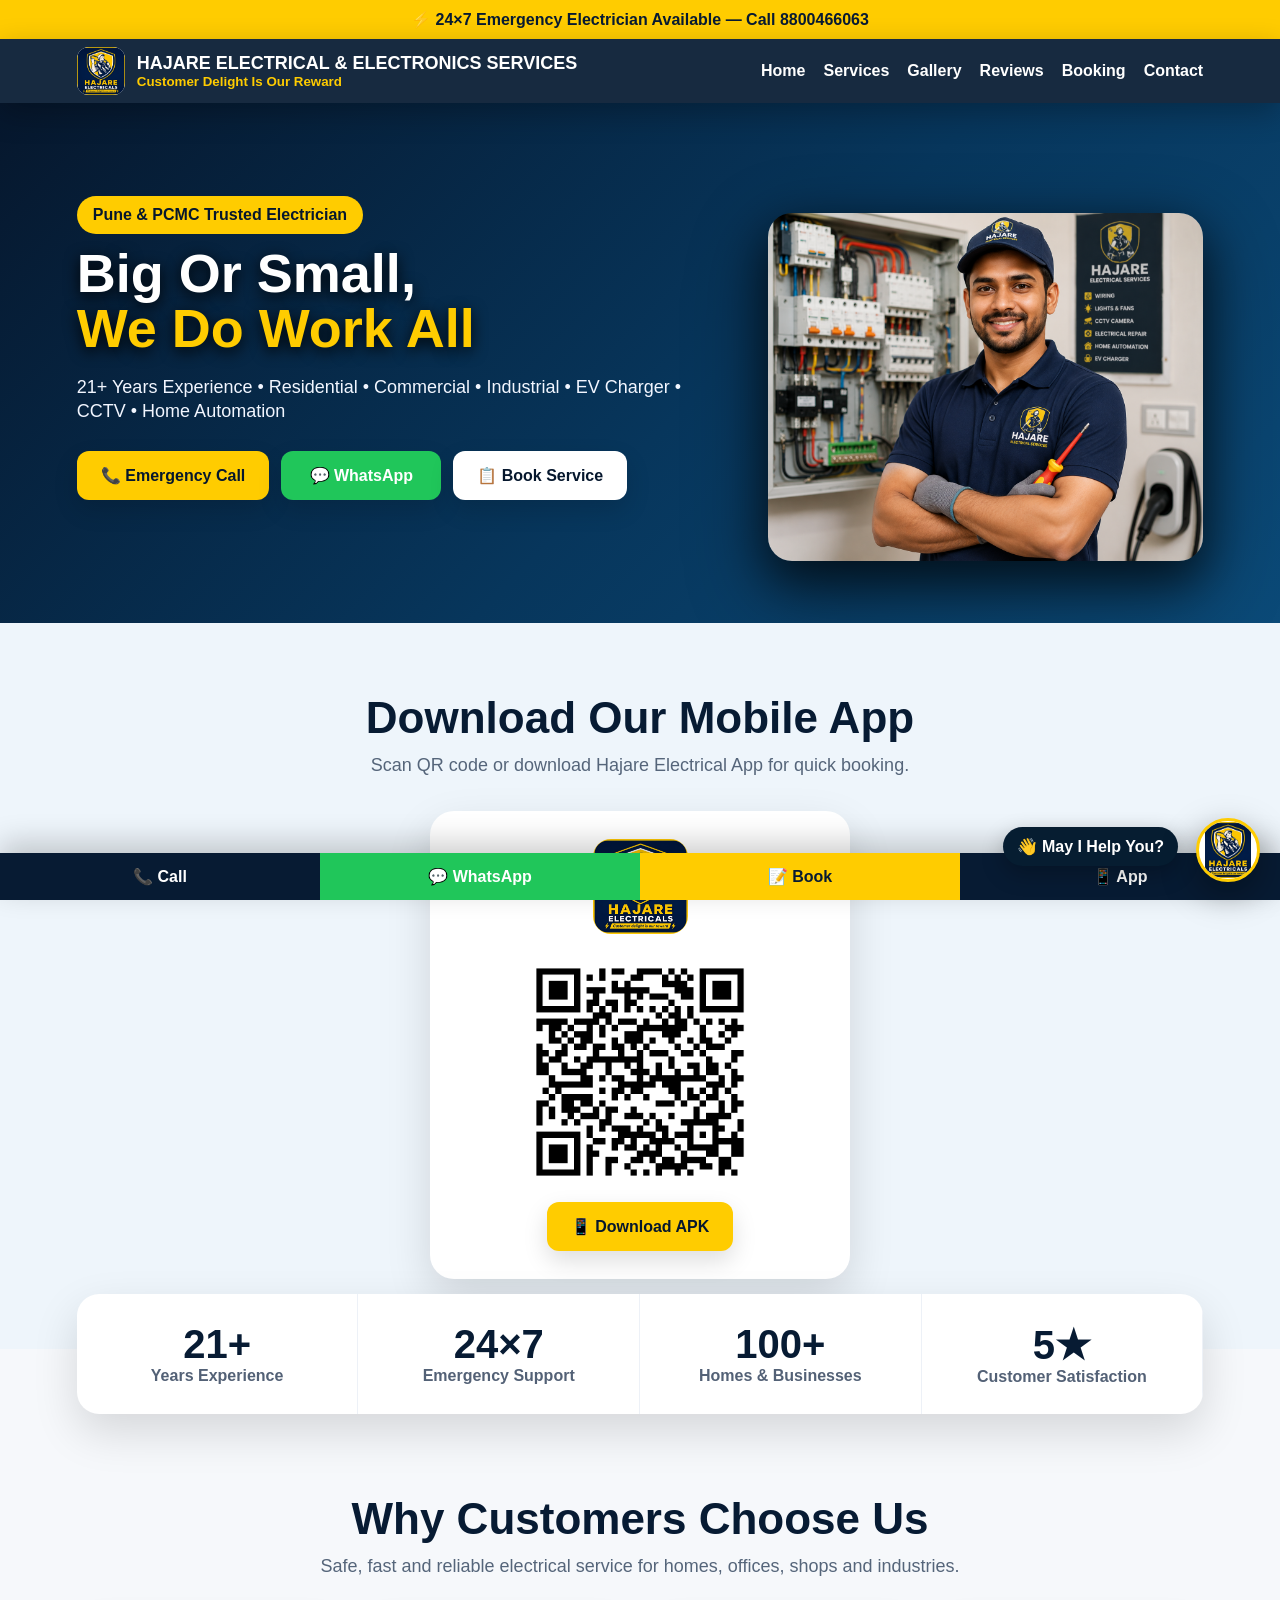
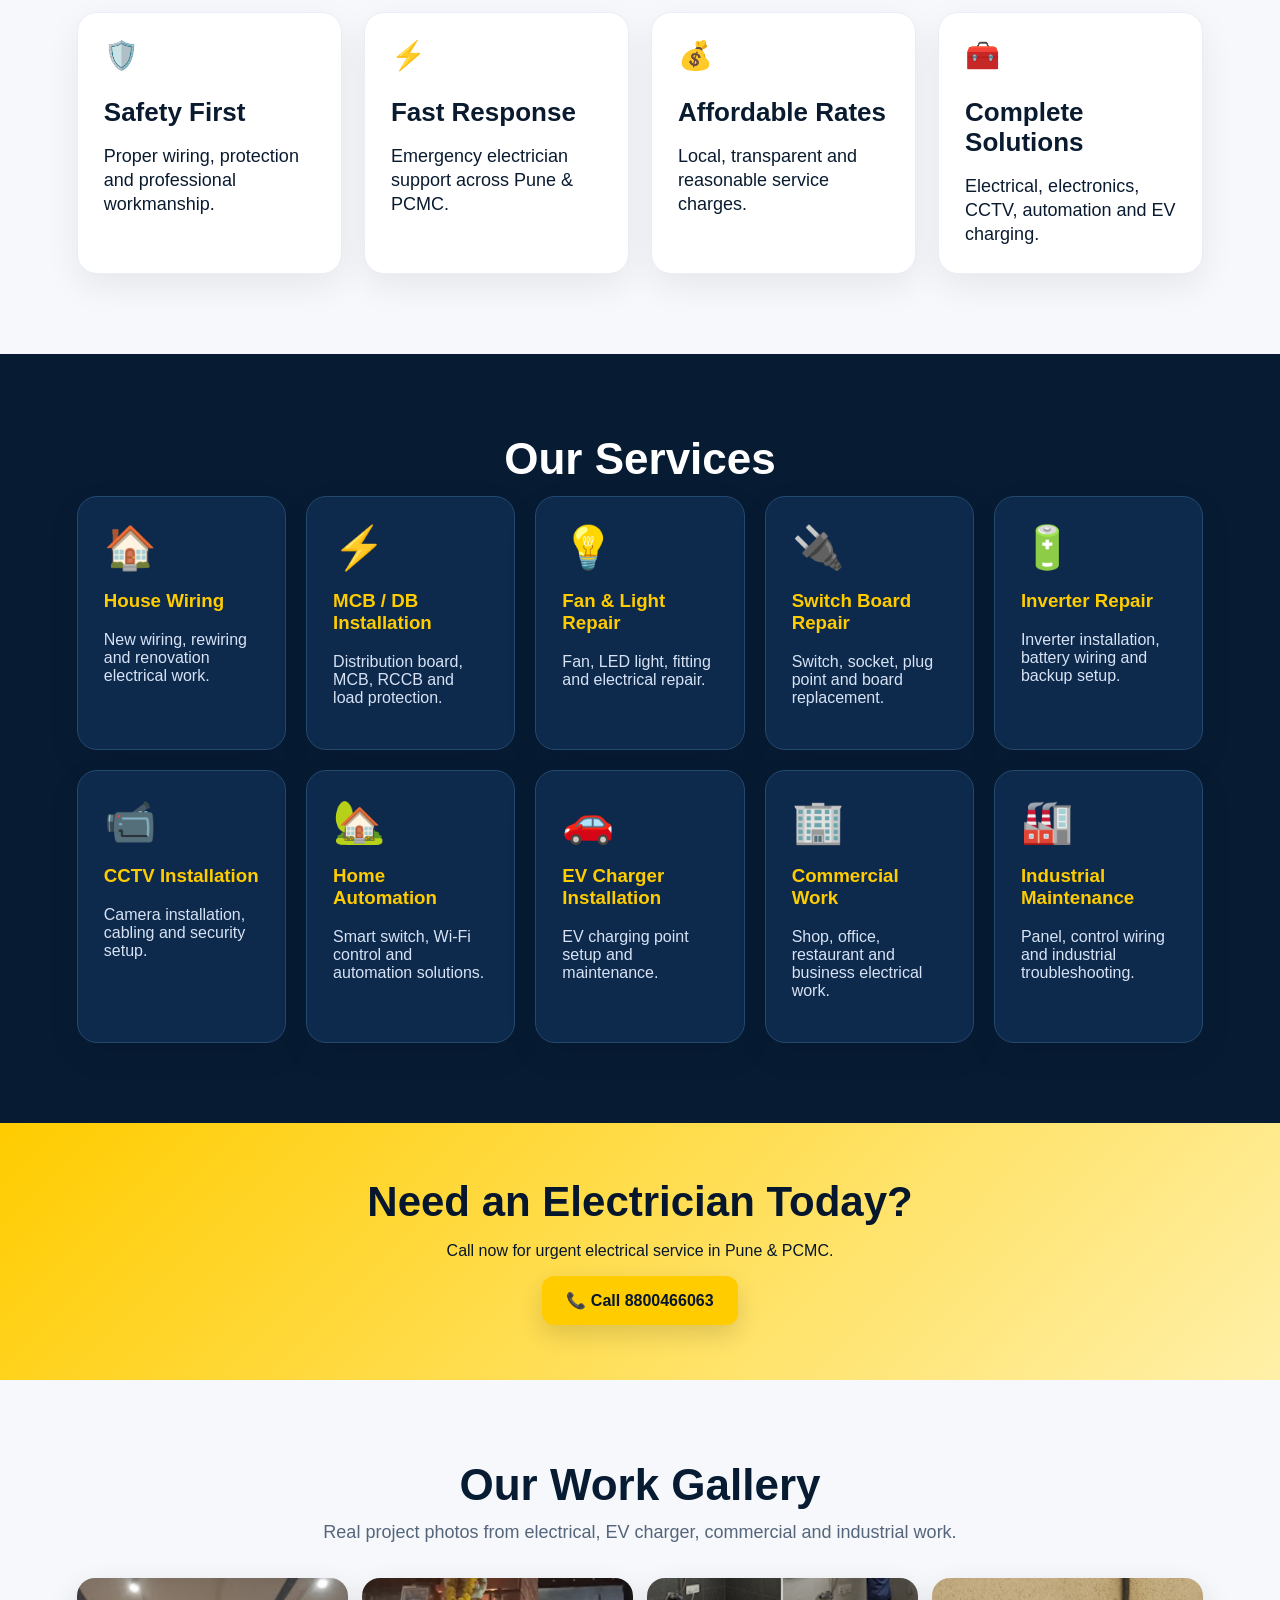
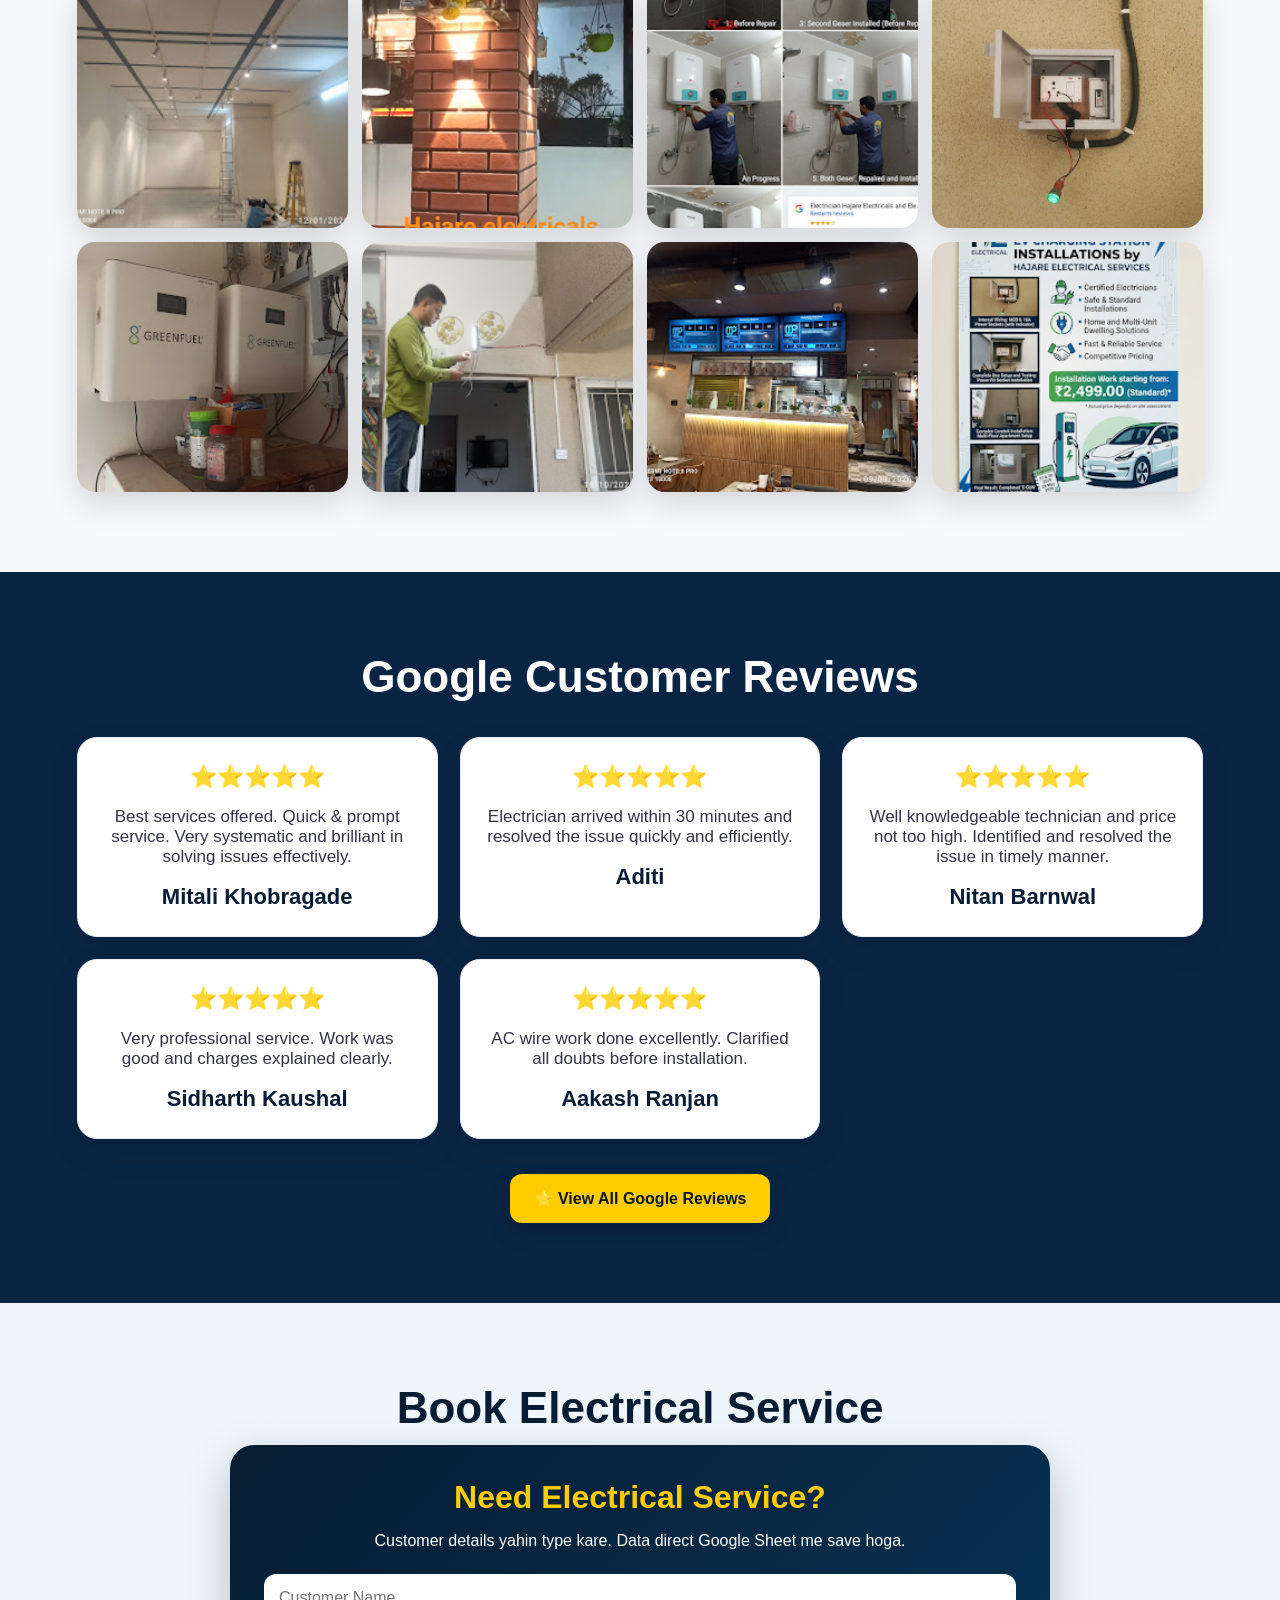
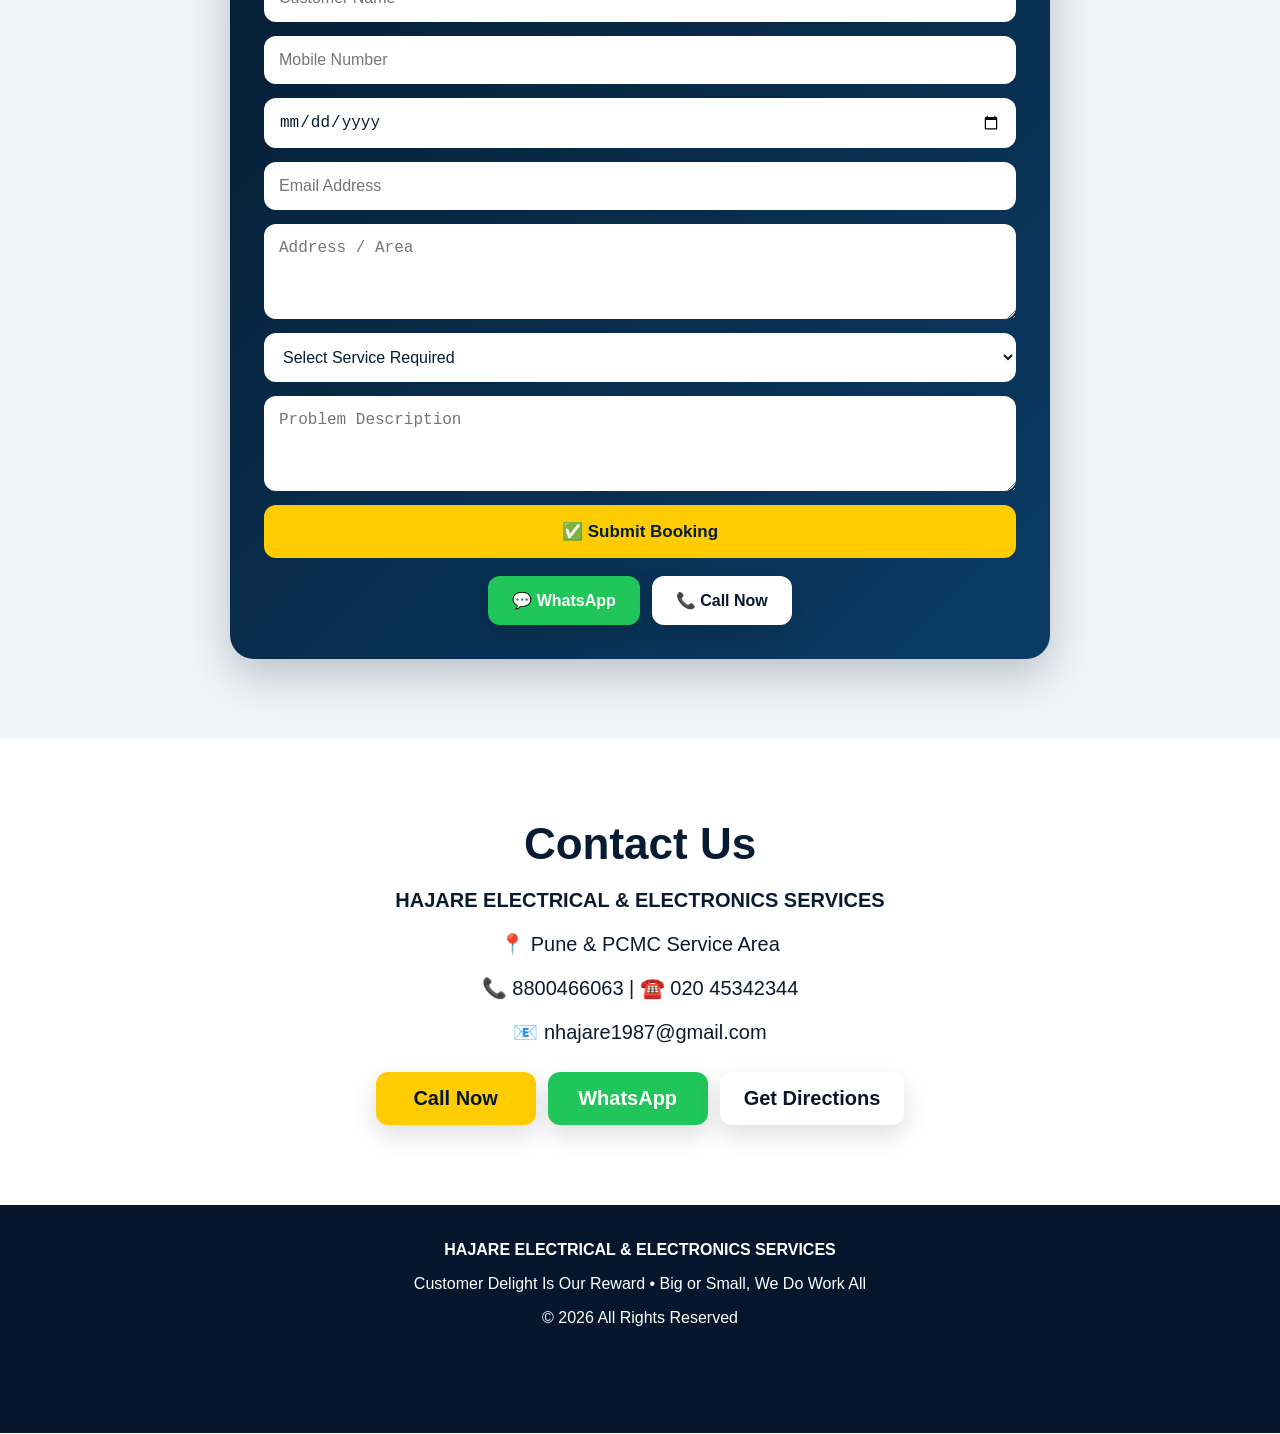
<file: index.html>
<!DOCTYPE html>
<html lang="en">
<head>
<link rel="manifest" href="manifest.json">
<link rel="icon" href="app-icon.png">
<link rel="apple-touch-icon" href="app-icon.png">
<meta name="theme-color" content="#0b1d35">
<meta name="mobile-web-app-capable" content="yes">
<meta name="apple-mobile-web-app-capable" content="yes">
 <title>Electrician in Pune | Hajare Electrical & Electronics Services</title>

<meta name="description"
content="Professional Electrician in Pune and PCMC. House Wiring, Fan Installation, MCB, CCTV, EV Charger, Industrial Electrical Maintenance. Call 8800466063">

<meta name="keywords"
content="Electrician Pune, Electrician Charholi, Electrician Lohegaon, Fan Repair Pune, CCTV Installation Pune, EV Charger Installation Pune">

<meta name="robots" content="index,follow">
<meta charset="UTF-8">
<meta name="viewport" content="width=device-width, initial-scale=1.0">
<title>Hajare Electrical & Electronics Services | 24x7 Electrician Pune</title>
<meta name="description" content="21+ years experienced electrician in Pune & PCMC. House wiring, MCB DB, inverter, CCTV, home automation, EV charger and industrial electrical maintenance.">
<link rel="stylesheet" href="style.css">
</head>

<script>
if ('serviceWorker' in navigator) {
  navigator.serviceWorker.register('./sw.js');
}

let deferredPrompt;
const installBtns = document.querySelectorAll(".installAppBtn");

window.addEventListener("beforeinstallprompt", function(e) {
  e.preventDefault();
  deferredPrompt = e;
});

installBtns.forEach(function(btn) {
  btn.addEventListener("click", async function(e) {
    e.preventDefault();

    if (deferredPrompt) {
      deferredPrompt.prompt();
      await deferredPrompt.userChoice;
      deferredPrompt = null;
    } else {
      alert("Mobile Chrome me menu ⋮ open karo, phir 'Add to Home screen' ya 'Install app' select karo.");
    }
  });
});
</script>
<body>
<div class="top-alert">⚡ 24×7 Emergency Electrician Available — Call 8800466063</div>
<header>
  <div class="logo-wrap"><img src="chatbot.png"><div><b>HAJARE ELECTRICAL & ELECTRONICS SERVICES</b><small>Customer Delight Is Our Reward</small></div></div>
  <nav><a href="#home">Home</a><a href="#services">Services</a><a href="#gallery">Gallery</a><a href="#reviews">Reviews</a><a href="#booking">Booking</a><a href="#contact">Contact</a></nav>
</header>

<section id="home" class="hero">

  <div class="hero-content">
      <span class="pill">Pune & PCMC Trusted Electrician</span>

      <h1>
        Big Or Small,<br>
        <span>We Do Work All</span>
      </h1>

      <p>
        21+ Years Experience • Residential • Commercial • Industrial •
        EV Charger • CCTV • Home Automation
      </p>

      <div class="hero-buttons">
        <a href="tel:+918800466063" class="btn yellow">📞 Emergency Call</a>
        <a href="https://wa.me/918800466063" class="btn green">💬 WhatsApp</a>       
        <a href="#booking" class="btn white">📋 Book Service</a>
      </div>
  </div>

  <div class="hero-man">
   <img src="electrician-man.png" alt="Professional Electrician">
</div>

</section>
<section class="section app-download">
  <h2>Download Our Mobile App</h2>
  <p class="lead">Scan QR code or download Hajare Electrical App for quick booking.</p>

  <div class="app-box">
    <img src="app-icon.png" class="app-logo" alt="Hajare Electrical App">
    <img src="qr-app.png" class="qr-code" alt="Download App QR Code">

    <a class="btn yellow" href="hajare-electrical.apk" download>
      📱 Download APK
    </a>
  </div>
</section>
<section class="stats"><div><b>21+</b><span>Years Experience</span></div><div><b>24×7</b><span>Emergency Support</span></div><div><b>100+</b><span>Homes & Businesses</span></div><div><b>5★</b><span>Customer Satisfaction</span></div></section>

<section class="section"><h2>Why Customers Choose Us</h2><p class="lead">Safe, fast and reliable electrical service for homes, offices, shops and industries.</p><div class="features">
<div>🛡️<h3>Safety First</h3><p>Proper wiring, protection and professional workmanship.</p></div><div>⚡<h3>Fast Response</h3><p>Emergency electrician support across Pune & PCMC.</p></div><div>💰<h3>Affordable Rates</h3><p>Local, transparent and reasonable service charges.</p></div><div>🧰<h3>Complete Solutions</h3><p>Electrical, electronics, CCTV, automation and EV charging.</p></div>
</div></section>

<section id="services" class="section dark"><h2>Our Services</h2><div class="services">
<article><span>🏠</span><h3>House Wiring</h3><p>New wiring, rewiring and renovation electrical work.</p></article>
<article><span>⚡</span><h3>MCB / DB Installation</h3><p>Distribution board, MCB, RCCB and load protection.</p></article>
<article><span>💡</span><h3>Fan & Light Repair</h3><p>Fan, LED light, fitting and electrical repair.</p></article>
<article><span>🔌</span><h3>Switch Board Repair</h3><p>Switch, socket, plug point and board replacement.</p></article>
<article><span>🔋</span><h3>Inverter Repair</h3><p>Inverter installation, battery wiring and backup setup.</p></article>
<article><span>📹</span><h3>CCTV Installation</h3><p>Camera installation, cabling and security setup.</p></article>
<article><span>🏡</span><h3>Home Automation</h3><p>Smart switch, Wi-Fi control and automation solutions.</p></article>
<article><span>🚗</span><h3>EV Charger Installation</h3><p>EV charging point setup and maintenance.</p></article>
<article><span>🏢</span><h3>Commercial Work</h3><p>Shop, office, restaurant and business electrical work.</p></article>
<article><span>🏭</span><h3>Industrial Maintenance</h3><p>Panel, control wiring and industrial troubleshooting.</p></article>
</div></section>

<section class="cta"><h2>Need an Electrician Today?</h2><p>Call now for urgent electrical service in Pune & PCMC.</p><a class="btn yellow" href="tel:+918800466063">📞 Call 8800466063</a></section>

<section id="gallery" class="section"><h2>Our Work Gallery</h2><p class="lead">Real project photos from electrical, EV charger, commercial and industrial work.</p><div class="gallery">
<img src="work_03.png"><img src="work_04.png"><img src="work_05.png"><img src="work_06.png"><img src="work_07.png"><img src="work_08.png"><img src="work_09.png"><img src="work_10.png">
</div></section>

<section id="reviews" class="section reviews"><h2>Google Customer Reviews</h2><div class="review-grid">
<div>⭐⭐⭐⭐⭐<p>Best services offered. Quick & prompt service. Very systematic and brilliant in solving issues effectively.</p><b>Mitali Khobragade</b></div>
<div>⭐⭐⭐⭐⭐<p>Electrician arrived within 30 minutes and resolved the issue quickly and efficiently.</p><b>Aditi</b></div>
<div>⭐⭐⭐⭐⭐<p>Well knowledgeable technician and price not too high. Identified and resolved the issue in timely manner.</p><b>Nitan Barnwal</b></div>
<div>⭐⭐⭐⭐⭐<p>Very professional service. Work was good and charges explained clearly.</p><b>Sidharth Kaushal</b></div>
<div>⭐⭐⭐⭐⭐<p>AC wire work done excellently. Clarified all doubts before installation.</p><b>Aakash Ranjan</b></div>
</div><div class="center-actions"><a class="btn yellow" href="https://www.google.com/search?q=Electrician+Hajare+Electrical" target="_blank">⭐ View All Google Reviews</a></div></section>

<section id="booking" class="section booking-section"><h2>Book Electrical Service</h2><div class="custom-booking-card">
<h3>Need Electrical Service?</h3><p>Customer details yahin type kare. Data direct Google Sheet me save hoga.</p>
<form class="custom-booking-form" id="hajareBookingForm" onsubmit="return submitBookingToSheet(event);">
<input type="text" id="bookingName" placeholder="Customer Name" required>
<input type="tel" id="bookingMobile" placeholder="Mobile Number" required>
<input type="date" id="bookingDate" required>
<input type="email" id="bookingEmail"
       placeholder="Email Address">
<textarea id="bookingAddress" placeholder="Address / Area" required></textarea>
<select id="bookingService" required><option value="">Select Service Required</option><option>House Wiring</option><option>MCB / DB Installation</option><option>Fan & Light Repair</option><option>Switch Board Repair</option><option>Inverter Installation & Repair</option><option>CCTV Installation</option><option>Home Automation</option><option>EV Charger Installation</option><option>Commercial Electrical Work</option><option>Industrial Electrical Maintenance</option><option>Geyser / TV Installation</option><option>Emergency Electrician</option></select>
<textarea id="bookingProblem" placeholder="Problem Description" required></textarea>
<button type="submit" id="bookingSubmitBtn">✅ Submit Booking</button>
<p id="bookingSuccess" class="booking-success">✅ Thank you! Booking request submitted. We will contact you shortly.</p><p id="bookingError" class="booking-error">❌ Submit issue. Please WhatsApp or Call.</p>
</form><div class="booking-actions-small"><a class="btn green" href="https://wa.me/918800466063?text=Hello%20Hajare%20Electricals,%20I%20need%20electrical%20service." target="_blank">💬 WhatsApp</a><a class="btn white" href="tel:+918800466063">📞 Call Now</a></div></div></section>

<section id="contact" class="section contact"><h2>Contact Us</h2><p><b>HAJARE ELECTRICAL & ELECTRONICS SERVICES</b></p><p>📍 Pune & PCMC Service Area</p><p>📞 8800466063 | ☎️ 020 45342344</p><p>📧 nhajare1987@gmail.com</p><div class="hero-buttons center"><a class="btn yellow" href="tel:+918800466063">Call Now</a><a class="btn green" href="https://wa.me/918800466063?text=Hello%20Hajare%20Electricals,%20I%20need%20service.">WhatsApp</a><a class="btn white" href="https://www.google.com/maps/place/Electrician+Hajare+Electrical+and+Electronics+Services/">Get Directions</a></div></section>

<footer><b>HAJARE ELECTRICAL & ELECTRONICS SERVICES</b><p>Customer Delight Is Our Reward • Big or Small, We Do Work All</p><p>© 2026 All Rights Reserved</p></footer>

<div class="mobile-bar">
  <a href="tel:+918800466063">📞 Call</a>
  <a href="https://wa.me/918800466063?text=Hello%20Hajare%20Electricals,%20I%20need%20service.">💬 WhatsApp</a>
  <a href="#booking">📝 Book</a>
  <a href="hajare-electrical.apk" download>📱 App</a>
</div>

<div class="hajare-ai-label" id="hajareAiLabel">May I Help You?</div><button class="hajare-ai-launcher" onclick="hajareToggleChat()" aria-label="Open AI Chatbot"><img src="chatbot.png" alt="AI Chatbot" onerror="this.style.display='none'; this.parentElement.innerHTML='🤖';"></button>
<div class="hajare-chatbot" id="hajareChatbot"><div class="hajare-chat-head"><div class="hajare-chat-title"><img src="chatbot.png" onerror="this.style.display='none'"><div><b>May I Help You?</b><span>Hajare Electrical AI Assistant</span></div></div><button class="hajare-close" onclick="hajareToggleChat()">×</button></div><div class="hajare-chat-body" id="hajareChatBody"><div class="hajare-msg hajare-bot">Namaste! 👋 Main Hajare Electrical AI Assistant hoon.\n\nAapko kis service ki enquiry karni hai?</div><div class="hajare-quick"><button onclick="hajareChooseService('House Wiring')">House Wiring</button><button onclick="hajareChooseService('Fan & Light Repair')">Fan/Light</button><button onclick="hajareChooseService('MCB / DB Installation')">MCB/DB</button><button onclick="hajareChooseService('CCTV Installation')">CCTV</button><button onclick="hajareChooseService('EV Charger Installation')">EV Charger</button><button onclick="hajareChooseService('Emergency Electrician')">Emergency</button><button onclick="document.getElementById('booking').scrollIntoView({behavior:'smooth'})">Book Service</button><button onclick="window.open('https://www.google.com/search?q=Electrician+Hajare+Electrical','_blank')">View Reviews</button></div></div><div class="hajare-chat-input"><input id="hajareChatInput" placeholder="Type here..." onkeydown="if(event.key==='Enter') hajareSendChat()"><button onclick="hajareSendChat()">Send</button></div></div>

<script>
const HAJARE_WEB_APP_URL = "https://script.google.com/macros/s/AKfycbzni_Q4pHkZ3v0Z76DhmXd95f_sAL04nwkPt1EIC1oRA43byL2r7jPiHxttttTQpheo/exec";
let hajareLead = {
  service:"",
  name:"",
  mobile:"",
  address:"",
  dateTime:"",
  workDetails:"",
  step:"service"
};
const hajareOwnerWhatsApp = "918800466063";

function submitLeadToSheet(data,onDone,onFail){
  fetch(HAJARE_WEB_APP_URL,{method:"POST",mode:"no-cors",headers:{"Content-Type":"text/plain;charset=utf-8"},body:JSON.stringify(data)})
  .then(function(){if(onDone)onDone();})
  .catch(function(err){console.log("Submit error",err);if(onFail)onFail();});
}
function submitBookingToSheet(event){
  event.preventDefault();
  const btn=document.getElementById("bookingSubmitBtn"),success=document.getElementById("bookingSuccess"),error=document.getElementById("bookingError");
  success.style.display="none";error.style.display="none";btn.innerText="Submitting...";btn.disabled=true;
  const data={name:document.getElementById("bookingName").value,mobile:document.getElementById("bookingMobile").value,address:document.getElementById("bookingAddress").value,service:document.getElementById("bookingService").value,problem:document.getElementById("bookingProblem").value,source:"Website Booking Form"};
  submitLeadToSheet(data,function(){success.style.display="block";document.getElementById("hajareBookingForm").reset();btn.innerText="✅ Submit Booking";btn.disabled=false;},function(){error.style.display="block";btn.innerText="✅ Submit Booking";btn.disabled=false;});
  return false;
}
function hajareToggleChat(){const box=document.getElementById("hajareChatbot"),label=document.getElementById("hajareAiLabel");box.classList.toggle("open");label.style.display=box.classList.contains("open")?"none":"block";}
function hajareAddMsg(text,type="bot"){const body=document.getElementById("hajareChatBody");const div=document.createElement("div");div.className="hajare-msg "+(type==="user"?"hajare-user":"hajare-bot");div.innerText=text;body.appendChild(div);body.scrollTop=body.scrollHeight;}
function hajareChooseService(service){hajareLead.service=service;hajareLead.step="name";hajareAddMsg(service,"user");hajareAddMsg("Great ✅ Please apna naam type kare.");}
function hajareSendChat(){const input=document.getElementById("hajareChatInput");const text=input.value.trim();if(!text)return;input.value="";hajareAddMsg(text,"user");hajareProcessChat(text);}
function hajareProcessChat(text){
 const lower=text.toLowerCase();
 if(hajareLead.step==="service"){
  if(lower.includes("ev")||lower.includes("charger"))hajareLead.service="EV Charger Installation";else if(lower.includes("cctv")||lower.includes("camera"))hajareLead.service="CCTV Installation";else if(lower.includes("mcb")||lower.includes("db"))hajareLead.service="MCB / DB Installation";else if(lower.includes("fan")||lower.includes("light"))hajareLead.service="Fan & Light Repair";else if(lower.includes("inverter"))hajareLead.service="Inverter Installation & Repair";else if(lower.includes("automation")||lower.includes("smart"))hajareLead.service="Home Automation";else if(lower.includes("industrial")||lower.includes("panel"))hajareLead.service="Industrial Electrical Maintenance";else if(lower.includes("emergency")||lower.includes("urgent"))hajareLead.service="Emergency Electrician";else if(lower.includes("wiring")||lower.includes("wire"))hajareLead.service="House Wiring";else{hajareAddMsg("Please service select/type kare: House Wiring, Fan Repair, MCB/DB, CCTV, EV Charger, Inverter, Home Automation, Industrial ya Emergency.");return;}
  hajareLead.step="name";hajareAddMsg("Service noted: "+hajareLead.service+". Please apna naam type kare.");return;
 }
 if(hajareLead.step==="name"){hajareLead.name=text;hajareLead.step="mobile";hajareAddMsg("Thanks "+hajareLead.name+". Mobile number type kare.");return;}
 if(hajareLead.step==="mobile"){hajareLead.mobile=text;hajareLead.step="address";hajareAddMsg("Address / Area bataiye. Example: Wakad, Baner, PCMC, Pune.");return;}
if(hajareLead.step==="mobile"){
  hajareLead.mobile=text;
  hajareLead.step="address";
  hajareAddMsg("Address / Area bataiye. Example: Wakad, Baner, PCMC, Pune.");
  return;
}

if(hajareLead.step==="address"){
  hajareLead.address=text;
  hajareLead.step="dateTime";
  hajareAddMsg("Service booking date/time batana chahenge? Optional hai. Example: Tomorrow 10 AM. Agar nahi batana to 'skip' type kare.");
  return;
}

if(hajareLead.step==="dateTime"){
  hajareLead.dateTime = text.toLowerCase()==="skip" ? "" : text;
  hajareLead.step="workDetails";
  hajareAddMsg("Exact work details bataye? Optional hai. Example: Fan fitting, switch board repair, drilling work, wiring point. Agar nahi batana to 'skip' type kare.");
  return;
}

if(hajareLead.step==="workDetails"){
  hajareLead.workDetails = text.toLowerCase()==="skip" ? "" : text;
  hajareLead.step="problem";
  hajareAddMsg("Problem short me bataiye. Example: Fan not working, DB trip, light fitting, CCTV installation.");
  return;
}

if(hajareLead.step==="problem"){
  hajareLead.problem=text;
  hajareLead.step="done";

  hajareAddMsg("Thank you ✅ Aapki enquiry submit ho rahi hai.");

  submitLeadToSheet({
    name:hajareLead.name,
    mobile:hajareLead.mobile,
    address:hajareLead.address,
    date:hajareLead.dateTime,
    service:hajareLead.service,
    problem:hajareLead.problem + 
      (hajareLead.workDetails ? "\nWork Details: " + hajareLead.workDetails : ""),
    source:"AI Chatbot"
  });

  setTimeout(function(){
    hajareAddMsg("Urgent service ke liye Call ya WhatsApp button use kare.");
    hajareShowActionButtons();
  },700);

  return;
}
 if(hajareLead.step==="address"){hajareLead.address=text;hajareLead.step="problem";hajareAddMsg("Problem short me bataiye. Example: Fan not working, DB trip, EV charger installation.");return;}
 if(hajareLead.step==="problem"){hajareLead.problem=text;hajareLead.step="done";hajareAddMsg("Thank you ✅ Aapki enquiry owner ko send ho rahi hai.");submitLeadToSheet({name:hajareLead.name,mobile:hajareLead.mobile,address:hajareLead.address,service:hajareLead.service,problem:hajareLead.problem,source:"AI Chatbot"});setTimeout(function(){hajareAddMsg("Urgent service ke liye WhatsApp/Call bhi kar sakte hain.");hajareShowActionButtons();},700);return;}
 hajareAddMsg("Aapki enquiry already recorded hai. Urgent ho to Call Now ya WhatsApp button use kare.");
}
 
const data = {
  name: document.getElementById("bookingName").value,
  mobile: document.getElementById("bookingMobile").value,
  address: document.getElementById("bookingAddress").value,
  date: document.getElementById("bookingDate").value,
  service: document.getElementById("bookingService").value,
  problem: document.getElementById("bookingProblem").value,
  email: document.getElementById("bookingEmail").value,
  source: "Website Booking Form"
};
function hajareShowActionButtons(){
 const body=document.getElementById("hajareChatBody");
 const msg="New Electrical Enquiry%0A%0A"+"Service: "+encodeURIComponent(hajareLead.service)+"%0A"+"Name: "+encodeURIComponent(hajareLead.name)+"%0A"+"Mobile: "+encodeURIComponent(hajareLead.mobile)+"%0A"+"Address: "+encodeURIComponent(hajareLead.address)+"%0A"+"Problem: "+encodeURIComponent(hajareLead.problem)+"%0A%0ASource: Website AI Chatbot";
 const wa=document.createElement("a");wa.href="https://wa.me/"+hajareOwnerWhatsApp+"?text="+msg;wa.target="_blank";wa.className="hajare-lead-btn";wa.innerText="Send Details on WhatsApp";
 const call=document.createElement("a");call.href="tel:+918800466063";call.className="hajare-call-btn";call.innerText="Call Now";
 body.appendChild(wa);body.appendChild(call);body.scrollTop=body.scrollHeight;
}
setTimeout(function(){const label=document.getElementById("hajareAiLabel");if(label)label.innerText="👋 May I Help You?";},2000);
</script>
 
</script>
</body>
</html>
</file>
<file: style.css>
*{box-sizing:border-box}
html{scroll-behavior:smooth}
body{margin:0;font-family:Arial,Helvetica,sans-serif;background:#f6f8fb;color:#0a1b2f}

.top-alert{background:#ffcc00;color:#081b33;text-align:center;font-weight:800;padding:10px}

header{
  position:sticky;top:0;z-index:20;background:#071b33ee;color:white;
  display:flex;justify-content:space-between;align-items:center;
  padding:12px 6%;box-shadow:0 10px 30px #0004
}
.logo-wrap{display:flex;align-items:center;gap:12px}
.logo-wrap img{width:58px;height:58px;border-radius:12px;background:white;object-fit:contain}
.logo-wrap b{display:block;color:white;font-size:18px}
.logo-wrap small{display:block;color:#ffcc00;font-weight:700}
nav{display:flex;gap:18px;flex-wrap:wrap}
nav a{color:white;text-decoration:none;font-weight:700}

.hero{
  min-height:650px;position:relative;display:flex;align-items:center;
  padding:7%;overflow:hidden;
  background:linear-gradient(135deg,#06172d,#0b2d52,#123f70)
}
.hero-overlay{
  position:absolute;inset:0;
  background:linear-gradient(90deg,#06172df2 0%,#06172dcc 50%,#06172d55 100%)
}
.hero-card{position:relative;z-index:5;max-width:650px;color:white}
.pill{background:#ffcc00;color:#06172d;padding:10px 16px;border-radius:50px;font-weight:900;display:inline-block}
.hero h1{font-size:70px;line-height:1;margin:20px 0;text-shadow:0 6px 20px #0008}
.hero h1 span{color:#ffcc00}
.hero p{font-size:22px;color:#eef3ff}
.hero-buttons{display:flex;gap:14px;flex-wrap:wrap;margin-top:28px}

.hero-man{
  position:absolute;right:5%;bottom:0;width:38%;max-width:520px;z-index:3
}
.hero-man img{
  width:100%;display:block;border-radius:24px;
  filter:drop-shadow(0 20px 35px rgba(0,0,0,.45))
}

.btn{display:inline-block;padding:15px 24px;border-radius:12px;text-decoration:none;font-weight:900;box-shadow:0 10px 25px #0002;transition:.25s;border:0;cursor:pointer}
.btn:hover{transform:translateY(-3px)}
.yellow{background:#ffcc00;color:#06172d}
.green{background:#20c65a;color:white}
.white{background:white;color:#06172d}

.stats{
  display:grid;grid-template-columns:repeat(4,1fr);margin:-55px 6% 0;
  position:relative;z-index:3;background:white;border-radius:22px;
  box-shadow:0 18px 45px #0002;overflow:hidden
}
.stats div{text-align:center;padding:28px;border-right:1px solid #edf1f7}
.stats b{display:block;font-size:40px;color:#071b33}
.stats span{font-weight:700;color:#536176}

.section{padding:80px 6%}
.section h2{text-align:center;font-size:44px;margin:0 0 12px;color:#071b33}
.lead{text-align:center;max-width:780px;margin:0 auto 35px;color:#55657a;font-size:18px}

.features{display:grid;grid-template-columns:repeat(4,1fr);gap:22px}
.features div,.services article,.review-grid div{
  background:white;padding:26px;border-radius:20px;
  box-shadow:0 12px 35px #00000012;border:1px solid #e9eef6
}
.features div{font-size:40px}

.dark{background:#071b33;color:white}
.dark h2{color:white}
.services{display:grid;grid-template-columns:repeat(5,1fr);gap:20px}
.services article{background:#0d294c;border:1px solid #24496f;color:white}
.services article span{font-size:42px}
.services h3{color:#ffcc00}
.services p{color:#d7e3f5}

.cta{text-align:center;background:linear-gradient(135deg,#ffcc00,#fff0a8);padding:55px 6%;color:#06172d}
.cta h2{font-size:42px;margin:0}

.gallery{display:grid;grid-template-columns:repeat(4,1fr);gap:14px}
.gallery img{width:100%;height:250px;object-fit:cover;border-radius:18px;box-shadow:0 12px 30px #0002}

.reviews{background:#0a2443;color:white;text-align:center}
.reviews h2{color:white}
.review-grid{display:grid;grid-template-columns:repeat(3,1fr);gap:22px;margin:35px 0}
.review-grid div{font-size:22px;color:#071b33;min-height:170px}
.review-grid p{font-size:17px;color:#334}
.center-actions{text-align:center;margin-top:28px}

.booking-section{background:#eef5fb}
.custom-booking-card{
  max-width:820px;margin:0 auto;background:linear-gradient(135deg,#061d31,#0b3c66);
  color:#fff;padding:34px;border-radius:24px;box-shadow:0 16px 45px rgba(0,0,0,.22)
}
.custom-booking-card h3{text-align:center;font-size:32px;color:#ffcc00;margin:0 0 10px}
.custom-booking-card p{text-align:center}
.custom-booking-form{display:grid;gap:14px;margin-top:24px}
.custom-booking-form input,.custom-booking-form textarea,.custom-booking-form select{
  width:100%;padding:15px;border:0;border-radius:12px;font-size:16px;background:#fff;color:#061d31
}
.custom-booking-form textarea{min-height:95px;resize:vertical}
.custom-booking-form button{background:#ffcc00;color:#061d31;border:0;border-radius:12px;padding:16px;font-weight:900;font-size:17px;cursor:pointer}
.booking-success,.booking-error{display:none;padding:12px;border-radius:12px;font-weight:800}
.booking-success{background:#00d772;color:white}
.booking-error{background:#ff3b3b;color:white}
.booking-actions-small{display:flex;gap:12px;justify-content:center;margin-top:18px;flex-wrap:wrap}

.contact{text-align:center;background:white;font-size:20px}
.center{justify-content:center}
footer{text-align:center;background:#06172d;color:white;padding:36px 6%;padding-bottom:90px}

.mobile-bar{
  position:fixed;left:0;right:0;bottom:0;display:flex;z-index:30;
  background:#071b33;box-shadow:0 -10px 30px #0003
}
.mobile-bar a{flex:1;text-align:center;color:white;text-decoration:none;padding:14px 5px;font-weight:900}
.mobile-bar a:nth-child(2){background:#20c65a}
.mobile-bar a:nth-child(3){background:#ffcc00;color:#071b33}

.hajare-ai-launcher{
  position:fixed;right:20px;bottom:18px;width:64px;height:64px;border-radius:50%;
  border:3px solid #ffcc00;background:#fff;box-shadow:0 12px 35px rgba(0,0,0,.35);
  z-index:9999;cursor:pointer;display:flex;align-items:center;justify-content:center;overflow:hidden
}
.hajare-ai-launcher img{width:100%;height:100%;object-fit:cover}
.hajare-ai-label{
  position:fixed;right:102px;bottom:34px;background:#061d31;color:#fff;
  padding:10px 14px;border-radius:20px;font-weight:800;box-shadow:0 8px 22px rgba(0,0,0,.25);z-index:9998
}
.hajare-chatbot{
  position:fixed;right:18px;bottom:88px;width:340px;max-width:calc(100vw - 24px);
  max-height:calc(100vh - 115px);background:#fff;border-radius:18px;overflow:hidden;
  box-shadow:0 18px 55px rgba(0,0,0,.35);border:1px solid #dfe8f3;z-index:10000;
  display:none;flex-direction:column
}
.hajare-chatbot.open{display:flex}
.hajare-chat-head{background:linear-gradient(135deg,#061d31,#007bff);color:#fff;padding:11px 14px;display:flex;align-items:center;justify-content:space-between;gap:8px}
.hajare-chat-title{display:flex;gap:10px;align-items:center}
.hajare-chat-title img{width:42px;height:42px;border-radius:50%;background:white;object-fit:cover}
.hajare-chat-title b{display:block;font-size:15px}
.hajare-chat-title span{display:block;font-size:11px;color:#d9f3ff}
.hajare-close{width:34px;height:34px;border-radius:50%;font-size:20px;display:flex;align-items:center;justify-content:center;background:rgba(255,255,255,.22);color:#fff;border:0;cursor:pointer}
.hajare-chat-body{max-height:260px;overflow-y:auto;padding:14px;background:#f4f8fc}
.hajare-msg{max-width:86%;padding:10px 13px;margin:8px 0;border-radius:14px;font-size:14px;line-height:1.4;white-space:pre-wrap}
.hajare-bot{background:white;color:#102235;border:1px solid #dde8f3}
.hajare-user{background:#007bff;color:white;margin-left:auto}
.hajare-quick{display:flex;flex-wrap:wrap;gap:7px;margin:10px 0}
.hajare-quick button{border:0;background:#e8f6ff;color:#061d31;padding:8px 10px;border-radius:14px;cursor:pointer;font-size:12px;font-weight:800}
.hajare-chat-input{display:grid;grid-template-columns:1fr 92px;gap:8px;padding:10px;background:#fff;border-top:1px solid #e5edf5}
.hajare-chat-input input{width:100%;height:52px;padding:0 14px;border:1px solid #cfddea;border-radius:12px;background:#fff;color:#061d31;font-size:15px;outline:none}
.hajare-chat-input button{width:92px;height:52px;border-radius:12px;background:#00d772;color:#fff;font-size:16px;border:0;font-weight:900;cursor:pointer}
.hajare-lead-btn,.hajare-call-btn{display:block;text-align:center;padding:12px;border-radius:10px;text-decoration:none;font-weight:900;margin:10px 0}
.hajare-lead-btn{background:#00d772;color:white!important}
.hajare-call-btn{background:#ffcc00;color:#061d31!important}

@media(max-width:980px){
  header{display:block;text-align:center}
  .logo-wrap{justify-content:center}
  .logo-wrap img{width:50px;height:50px}
  .logo-wrap b{font-size:13px}
  .logo-wrap small{font-size:11px}
  nav{justify-content:center;margin-top:12px}

  .hero{
    min-height:auto;
    flex-direction:column;
    align-items:flex-start;
    text-align:left;
    padding:45px 6% 0;
    background:linear-gradient(135deg,#06172d,#0b2d52,#123f70)
  }
  .hero-card{max-width:100%}
  .hero h1{font-size:44px}
  .hero p{font-size:18px}
  .hero-buttons{gap:10px}

  .hero-man{
    position:relative;
    right:auto;
    bottom:auto;
    width:100%;
    max-width:360px;
    margin:25px auto 0
  }
  .hero-man img{border-radius:20px}

  .stats,.features,.services,.gallery,.review-grid{grid-template-columns:1fr}
  .stats{margin:0;border-radius:0}
  .section{padding:55px 5%}
  .section h2{font-size:34px}
  .gallery img{height:230px}
  .custom-booking-card{padding:24px 16px}
  .custom-booking-card h3{font-size:26px}
  .booking-actions-small .btn{width:100%;text-align:center}

  .hajare-chatbot{left:10px;right:10px;width:auto;bottom:82px}
  .hajare-chat-body{max-height:230px}
  .hajare-ai-launcher{right:15px;bottom:20px}
  .hajare-ai-label{right:88px;bottom:35px;font-size:13px}
  /* ===== FINAL FIX HERO + CARDS ===== */

.hero{
  min-height: 620px !important;
  padding: 70px 6% 90px !important;
  background: linear-gradient(135deg,#06172d,#07365c,#0b4a78) !important;
}

.hero-card{
  max-width: 58% !important;
  z-index: 5 !important;
}

.hero h1{
  font-size: 62px !important;
  color: #ffffff !important;
  text-shadow: 0 5px 18px rgba(0,0,0,.65) !important;
}

.hero h1 span{
  color: #ffcc00 !important;
}

.hero p{
  font-size: 20px !important;
  max-width: 720px !important;
  white-space: normal !important;
}

.hero-man{
  right: 6% !important;
  bottom: 70px !important;
  width: 34% !important;
  max-width: 460px !important;
}

.hero-man img{
  border-radius: 22px !important;
}

/* stats overlap fix */
.stats{
  margin: -45px 6% 0 !important;
  z-index: 6 !important;
}

/* why choose cards text size fix */
.features div{
  font-size: 24px !important;
}

.features h3{
  font-size: 28px !important;
  line-height: 1.15 !important;
}

.features p{
  font-size: 18px !important;
  line-height: 1.35 !important;
}

/* mobile fix */
@media(max-width:980px){
  .hero{
    padding: 45px 6% 35px !important;
    min-height: auto !important;
  }

  .hero-card{
    max-width: 100% !important;
  }

  .hero h1{
    font-size: 42px !important;
  }

  .hero p{
    font-size: 17px !important;
  }

  .hero-man{
    position: relative !important;
    right: auto !important;
    bottom: auto !important;
    width: 100% !important;
    max-width: 340px !important;
    margin: 25px auto 0 !important;
  }

  .stats{
    margin: 0 !important;
  }

  .features h3{
    font-size: 26px !important;
  }

  .features p{
    font-size: 18px !important;
  }
}

}



/* FINAL CLEAN OVERRIDE - paste at END of style.css */
.hero{
  min-height:560px!important;
  position:relative!important;
  display:flex!important;
  align-items:center!important;
  padding:58px 6% 75px!important;
  overflow:hidden!important;
  background:linear-gradient(135deg,#06172d 0%,#07365c 55%,#0b4a78 100%)!important;
}
.hero-overlay{
  position:absolute!important;
  inset:0!important;
  background:linear-gradient(90deg,#06172df8 0%,#06172dd0 52%,#06172d35 100%)!important;
}
.hero-card{
  position:relative!important;
  z-index:5!important;
  width:56%!important;
  max-width:680px!important;
  color:#fff!important;
}
.hero h1{
  font-size:54px!important;
  line-height:1.03!important;
  margin:18px 0 16px!important;
  color:#fff!important;
  text-shadow:0 4px 15px #000!important;
}
.hero h1 span{color:#ffcc00!important}
.hero p{
  font-size:18px!important;
  line-height:1.35!important;
  color:#f2f6ff!important;
  max-width:620px!important;
  white-space:normal!important;
}
.hero-buttons{gap:12px!important}
.hero-man{
  position:absolute!important;
  right:6%!important;
  bottom:62px!important;
  width:34%!important;
  max-width:440px!important;
  z-index:4!important;
}
.hero-man img{
  width:100%!important;
  display:block!important;
  border-radius:24px!important;
  box-shadow:0 18px 45px #0008!important;
}
.stats{
  margin:-55px 6% 0!important;
  z-index:10!important;
}
.features div{
  font-size:28px!important;
  min-height:260px!important;
  overflow:hidden!important;
}
.features h3{
  font-size:26px!important;
  line-height:1.15!important;
  margin:26px 0 16px!important;
}
.features p{
  font-size:18px!important;
  line-height:1.35!important;
  margin:0!important;
}
@media(max-width:980px){
  .hero{
    min-height:auto!important;
    padding:38px 6% 0!important;
    flex-direction:column!important;
    align-items:flex-start!important;
  }
  .hero-card{
    width:100%!important;
    max-width:100%!important;
  }
  .hero h1{font-size:40px!important}
  .hero p{font-size:16px!important}
  .hero-man{
    position:relative!important;
    right:auto!important;
    bottom:auto!important;
    width:100%!important;
    max-width:330px!important;
    margin:25px auto 0!important;
  }
  .stats{
    margin:0!important;
    border-radius:0!important;
  }
  .features{
    grid-template-columns:1fr!important;
  }
  .features div{
    min-height:auto!important;
    padding:22px!important;
    font-size:24px!important;
  }
  .features h3{
    font-size:24px!important;
    margin:18px 0 12px!important;
  }
  .features p{font-size:16px!important}
}
header{
  padding:8px 6% !important;
}

.logo-wrap img{
  width:48px !important;
  height:48px !important;
}

.hero{
  padding-top:45px !important;
  min-height:520px !important;
}

.hero h1{
  margin-top:12px !important;
}

.app-download{
  background:#eef5fb;
  text-align:center;
}

.app-box{
  max-width:420px;
  margin:auto;
  background:white;
  padding:28px;
  border-radius:24px;
  box-shadow:0 18px 45px #0002;
}

.app-logo{
  width:110px;
  border-radius:22px;
  margin-bottom:16px;
}

.qr-code{
  width:230px;
  max-width:100%;
  display:block;
  margin:12px auto 22px;
}

.hero-buttons .btn{
  min-width:160px;
  text-align:center;
}

.app-download{
  background:#eef5fb;
  text-align:center;
  padding:70px 6% !important;
}

.app-box{
  max-width:420px;
  margin:25px auto 0;
  background:white;
  padding:28px;
  border-radius:24px;
  box-shadow:0 18px 45px #0002;
}

.app-logo{
  width:95px;
  border-radius:18px;
  margin-bottom:14px;
}

.qr-code{
  width:220px;
  max-width:100%;
  display:block;
  margin:10px auto 20px;
}
</file>
